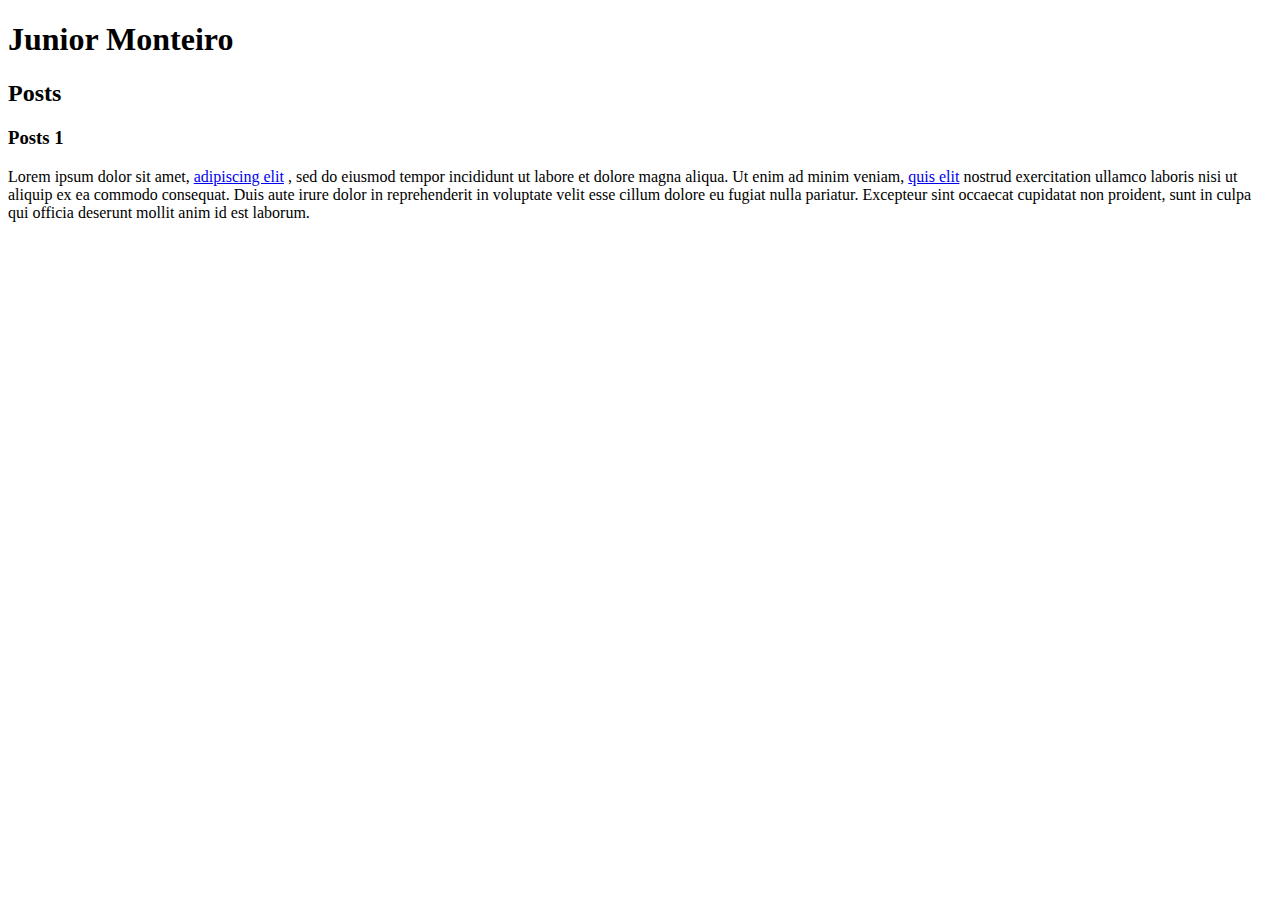
<file: bootcamps/html-web-developer/HTML5-e-CSS3/index.html>
<!DOCTYPE html>
<html lang="en">
  <head>
    <meta charset="UTF-8" />
    <meta name="viewport" content="width=device-width, initial-scale=1.0" />
    <title>Document</title>
  </head>
  <body>
    <header><h1>Junior Monteiro</h1></header>
    <section>
      <header><h2>Posts</h2></header>
      <article>
        <header><h3>Posts 1</h3></header>
        <p>
          Lorem ipsum dolor sit amet,
          <a target="_blanck" href="https://www.google.com"> adipiscing elit</a> , sed do eiusmod
          tempor incididunt ut labore et dolore magna aliqua. Ut enim ad minim
          veniam,  <a target="_blanck" href="mailto:jjrr019@gmail.com"> quis elit</a> nostrud exercitation ullamco laboris nisi ut aliquip ex
          ea commodo consequat. Duis aute irure dolor in reprehenderit in
          voluptate velit esse cillum dolore eu fugiat nulla pariatur. Excepteur
          sint occaecat cupidatat non proident, sunt in culpa qui officia
          deserunt mollit anim id est laborum.
        </p>
      </article>
    </section>
    <footer></footer>
  </body>
</html>
</file>
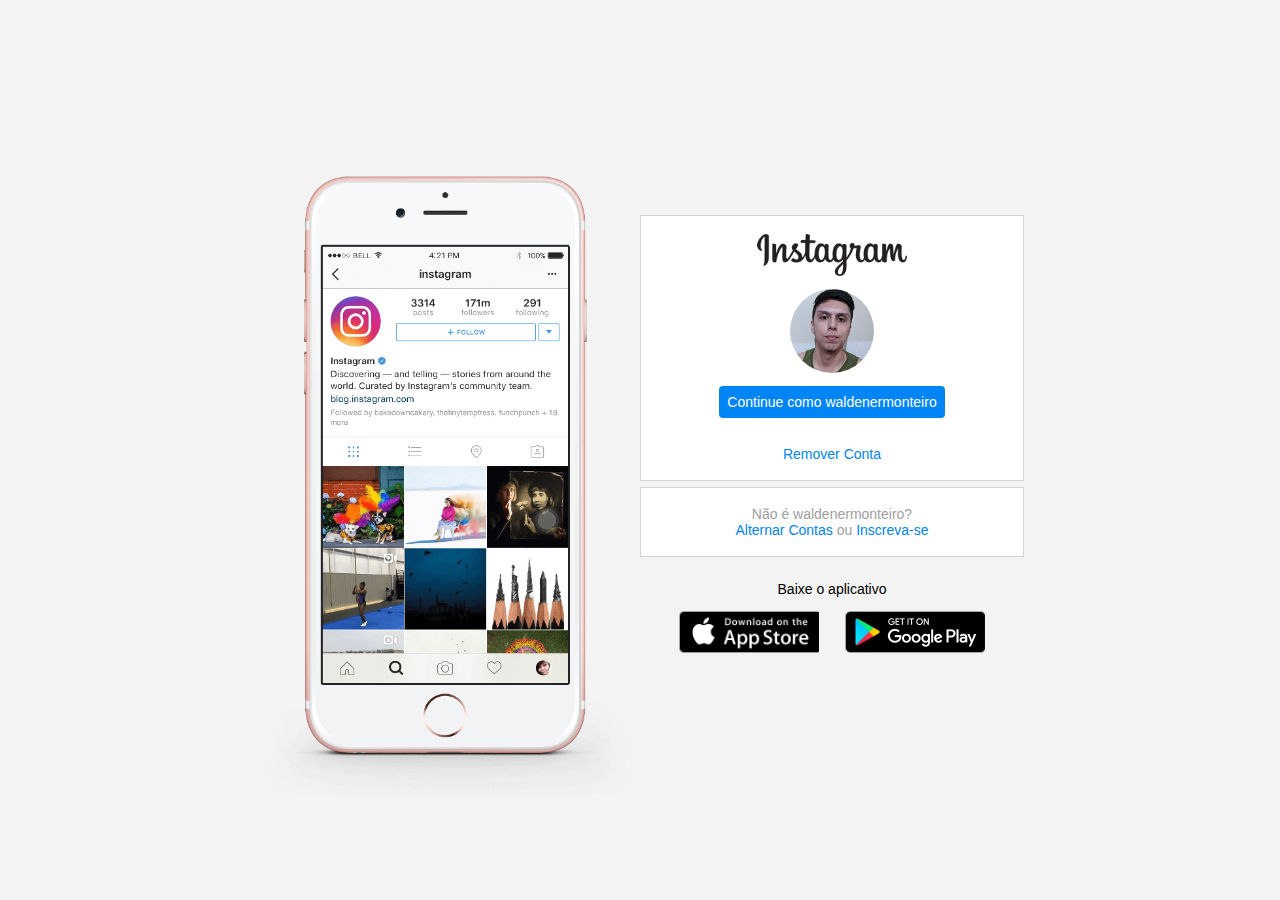
<file: bootcamps/html-web-developer/recriando-instagram/index.html>
<!DOCTYPE html>
<html lang="en">
  <head>
    <meta charset="UTF-8" />
    <meta name="viewport" content="width=device-width, initial-scale=1.0" />  
    <link rel="stylesheet" href="style.css">
    <title>Instagram</title>
  </head>
  <body>
    <section class="instagram-wrapper">
      <aside class="instagram-phone">
        <img src="./img/instagram-celular.png" alt="celular" />
      </aside>
      <aside class="instagram-continue">
        <div class="group">
          <img
            class="instagram-logo"
            src="./img/instagram-logo.png"
            alt="instagram logo"
          />
          <div class="profile-photo">
            <img
              class="instagram-logo"
              src="./img/perfil-instagram.jpg"
              alt="foto de perfil"
            />
          </div>
          <a href="#" class="instagram-login">Continue como waldenermonteiro</a>
          <a href="#" class="instagram-logout">Remover Conta</a>
        </div>
        <div class="group">
          <p class="not-account">Não é waldenermonteiro?</p>
          <p class="not-account">
            <span class="link-blue"> Alternar Contas </span>
            ou
            <span class="link-blue"> Inscreva-se </span>
          </p>
        </div>
        <div class="get-the-app">
          <p class="get-app">Baixe o aplicativo</p>
          <div class="download">
            <a class="app-download" href="#"></a>
            <a class="app-download" href="#"></a>
          </div>
        </div>
      </aside>
    </section>
  </body>
</html>
</file>
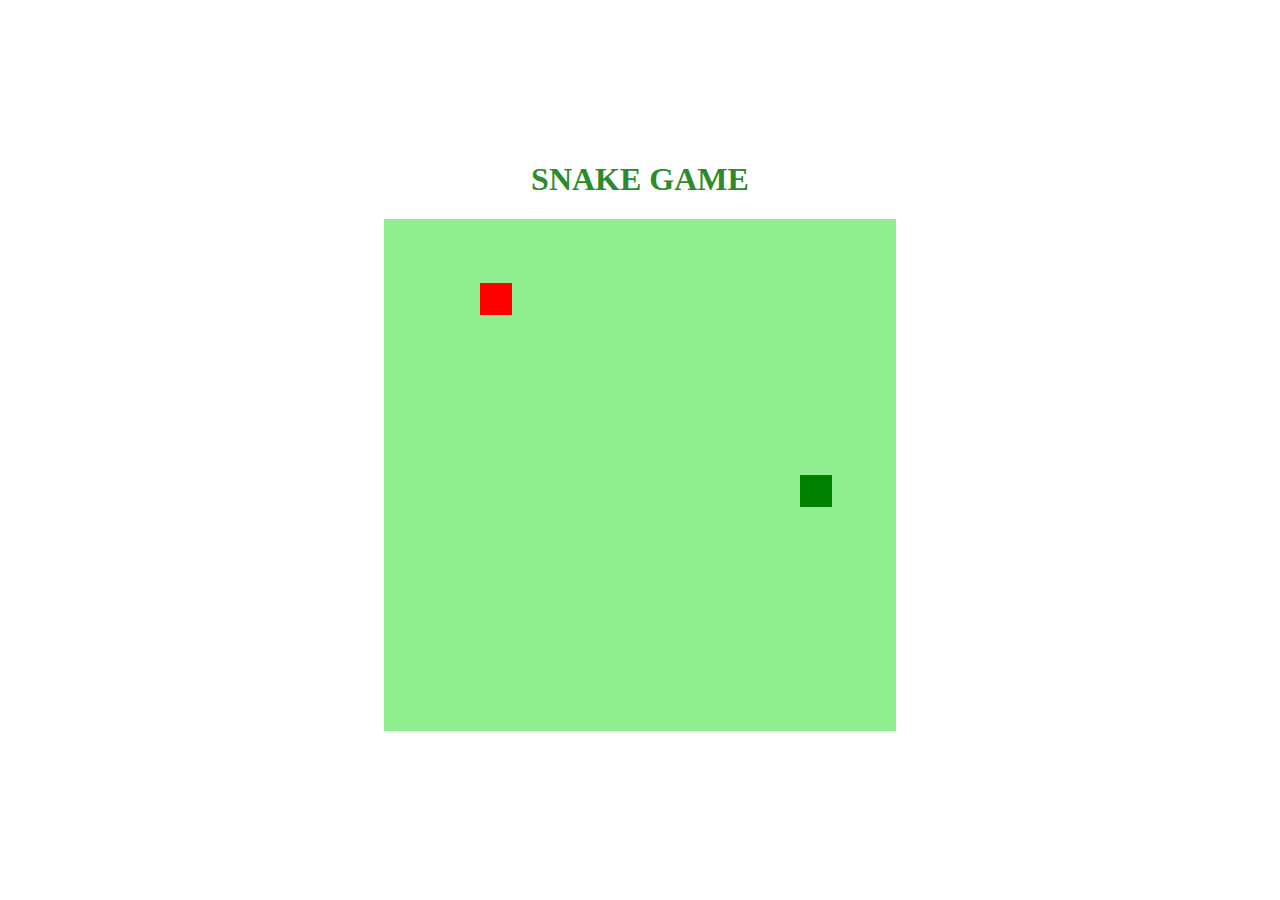
<file: bootcamps/html-web-developer/snake-game/index.html>
<!DOCTYPE html>
<html lang="en">
  <head>
    <meta charset="UTF-8" />
    <meta name="viewport" content="width=device-width, initial-scale=1.0" />
    <link rel="stylesheet" href="style.css" />
    <script defer src="script.js"></script>
    <title>Snake Game</title>
  </head>
  <body>
    <h1>Snake Game</h1>
    <canvas id="snake" width="512" height="512"></canvas>
  </body>
</html>
</file>
<file: bootcamps/html-web-developer/recriando-instagram/style.css>
* {
  padding: 0px;
  margin: 0px;
  box-sizing: border-box;
  text-decoration: none;
  font-family: sans-serif;
  font-size: 14px;
}
body {
  width: 100%;
  min-height: 100vh;
  background-color: rgb(243, 243, 243);
  padding: 0;
  display: flex;
  justify-content: center;
}
.instagram-wrapper {
  display: flex;
  align-items: center;
  justify-content: start;
  width: 60%;
  height: 100vh;
}
.instagram-phone {
  display: flex;
  align-items: center;
  justify-content: center;
  width: 50%;
}
.instagram-phone img {
  height: 50rem;
}
.instagram-continue {
  display: flex;
  align-items: center;
  justify-content: space-around;
  flex-direction: column;
  width: 50%;
  min-height: 34rem;
}
.group {
  display: flex;
  justify-content: space-between;
  align-items: center;
  flex-direction: column;
  background-color: #ffffff;
  width: 100%;
  padding: 1.3rem 0;
  border: 1px solid lightgray;
}
.group:nth-child(1) {
  min-height: 19rem;
}
.instagram-logo {
  height: 3rem;
}
.profile-photo {
  display: flex;
  justify-content: center;
  align-items: center;
  border-radius: 50%;
  overflow: hidden;
}
.profile-photo img {
  height: 6rem;
}
.instagram-login {
  background-color: #0085f6;
  color: #ffffff;
  padding: 8px;
  border-radius: 4px;
}
.instagram-logout {
  color: #0085f6;
  margin-top: 1rem;
}
.not-account {
  color: rgb(160, 160, 160);
}
.link-blue {
    color:#0085f6;
}
.get-the-app {
    display: flex;
    flex-direction: column;
    align-items: center;
    justify-content: center;
    width: 100%;
    padding: 1.3rem 0;
}

.download {
    display: flex;
    width: 100%;
    justify-content: space-evenly;
    align-items: center;
    padding: 1rem;
}

.app-download {
    height: 3rem;
    width: 10rem;
    background-size: cover;
}

.app-download:nth-child(1) {
    background-image: url('./img/apple-button.png');
}

.app-download:nth-child(2) {
    background-image: url('./img/googleplay-button.png');
}

/* media queries */


@media (max-width: 1024px) {
    .instagram-wrapper {
        width: 90%;
    }
}

@media (max-width: 650px) {
    body {
        background-color: #ffffff;
    }

    .instagram-wrapper {
        width: 90%;
    }

    .instagram-phone {
        display: none;
    }

    .instagram-continue {
        width: 100%;
    }
    
    .group {
        border: 1px solid transparent;
    }
}
</file>
<file: bootcamps/html-web-developer/snake-game/style.css>
body {
  height: 95vh;
  width: 95;
  display: flex;
  justify-content: center;
  align-items: center;
  flex-direction: column;
  color: rgb(44, 139, 44);
  text-transform: uppercase;
}
</file>
